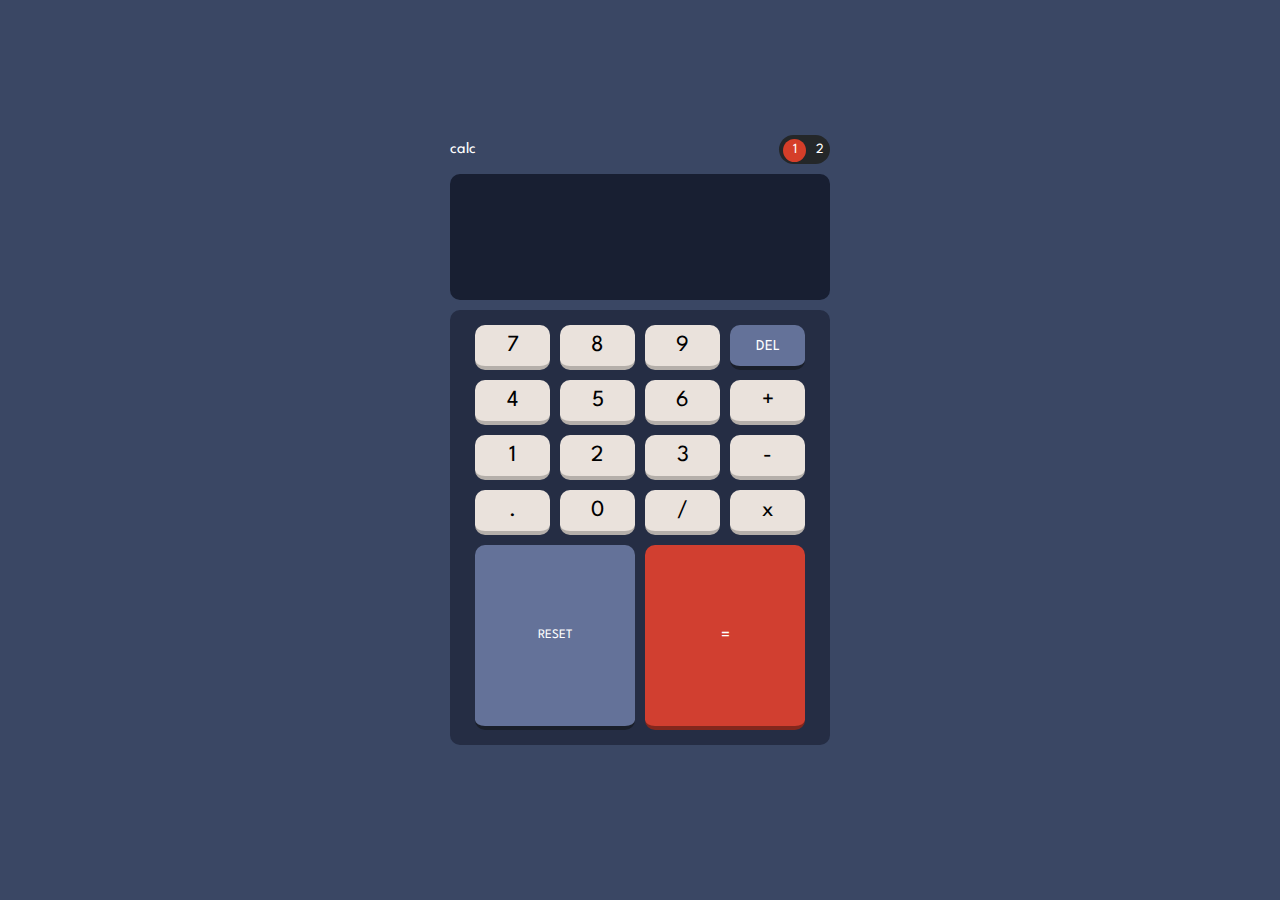
<file: docs/index.html>
<!doctype html><html lang="en"><head><meta charset="UTF-8"><meta name="viewport" content="width=device-width,initial-scale=1"><title>Frontend Mentor | Calculator app</title><script defer="defer" src="main.de8c893fb2f7e5a21cbc.js"></script><link href="main.3110bc88df99bceac28c.css" rel="stylesheet"></head><body class=""><div class="container"><div class="calculator-theme">calc<div class="switch-toggle switch-3 switch-candy"><input id="on" name="state-d" type="radio" checked="checked"/> <label for="on" onclick="">1</label> <input id="off" name="state-d" type="radio"/> <label for="off" onclick="">2</label></div></div><div class="screen"><span class="cifra"></span> <span class="operator"></span></div><div class="keys"><p class="number key">7</p><p class="number key">8</p><p class="number key">9</p><p class="key del">DEL</p><p class="number key">4</p><p class="number key">5</p><p class="number key">6</p><p class="key suma">+</p><p class="number key">1</p><p class="number key">2</p><p class="number key">3</p><p class="key resta">-</p><p class="key punto">.</p><p class="number key">0</p><p class="key divisor">/</p><p class="key multiplica">x</p><p class="key reset">RESET</p><p class="key total">=</p></div></div></body></html>
</file>
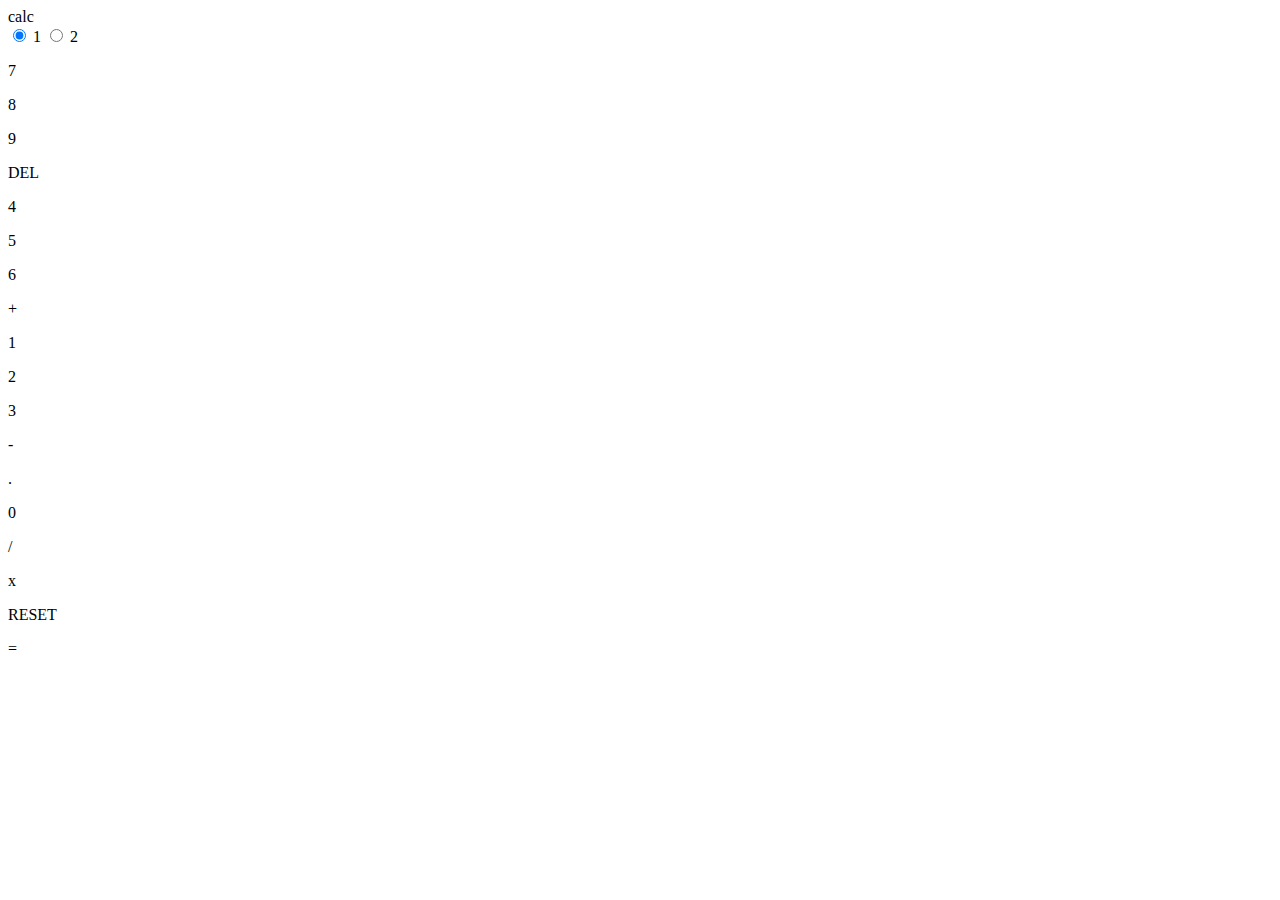
<file: src/index.html>
<!DOCTYPE html>
<html lang="en">
<head>
  <meta charset="UTF-8">
  <meta name="viewport" content="width=device-width, initial-scale=1.0"> <!-- displays site properly based on user's device -->
  
  <title>Frontend Mentor | Calculator app</title>
</head>
<body class="">

<div class="container">

  <!-- Selector theme -->
  <div class="calculator-theme ">calc
    
    <div class="switch-toggle switch-3 switch-candy">
      <input id="on" name="state-d" type="radio" checked/>
      <label for="on" onclick="">1</label>
    
      <!-- <input id="na" name="state-d" type="radio" />
      <label for="na" class="disabled" onclick=""></label> -->
    
      <input id="off" name="state-d" type="radio" />
      <label for="off" onclick="">2</label>
    
    </div>

  </div>
  <!-- fin selector theme -->

  <!-- Screen -->

  <div class="screen ">
    <span class="cifra"></span>
    <span class="operator"></span>
  </div>

<!-- Fin Screen -->

  <div class="keys ">
    <p class="number key">7</p>
    <p class="number key">8</p>
    <p class="number key">9</p>
    <p class="key del">DEL</p>
    <p class="number key">4</p>
    <p class="number key">5</p>
    <p class="number key">6</p>
    <p class="key suma">+</p>
    <p class="number key">1</p>
    <p class="number key">2</p>
    <p class="number key">3</p>
    <p class="key resta">-</p>
    <p class="key punto">.</p>
     <p class="number key">0</p>
     <p class="key divisor">/</p>
     <p class="key multiplica">x</p>
     <p class="key reset ">RESET</p>
     <p class="key total ">=</p>
  </div>
</div>
  
  <!-- <div class="attribution">
    Challenge by <a href="https://www.frontendmentor.io?ref=challenge" target="_blank">Frontend Mentor</a>. 
    Coded by <a href="#">Your Name Here</a>.
  </div> -->
</body>
</html>
</file>
<file: docs/main.3110bc88df99bceac28c.css>
@import url(https://fonts.googleapis.com/css2?family=Spartan:wght@700&display=swap);*{box-sizing:border-box;font-family:Spartan,sans-serif;margin:0;padding:0}body{align-items:center;background-color:#3a4764;display:flex;justify-content:center;min-height:100vh;min-width:100vw;text-align:center;transition:background-color .2s ease-in}.container{display:flex;flex-direction:column;height:70vh;max-width:40vw}.calculator-theme{align-items:center;color:#fff;display:flex;justify-content:space-between}.switch-toggle{background:#242729;border-radius:20px;float:right}.switch-toggle input{opacity:0;position:absolute}.switch-toggle input+label{color:#fff;cursor:pointer;float:left;font-size:14px;margin:3px;padding:4px;transform:translate(1px,1px)}.switch-toggle input:checked+label{background:#d53e29;border-radius:50px;height:23px;transition:background-color .5s;width:23px}.screen{align-items:center;background-color:#181f32;border-radius:10px;color:#fff;display:flex;font-size:30px;height:20%;justify-content:end;margin-top:10px;padding:10px;width:100%}.screen>.operator{padding:3px;transition:transform .2s}.top{transform:scale(.4) translateY(-45px)}.keys{gap:10px;background-color:#252d44;display:grid;grid-template-columns:repeat(4,75px);grid-template-rows:repeat(4,45px);height:69%;margin-top:10px;padding:15px 25px;width:100%}.keys,.keys>.key{border-radius:10px}.keys>.key{align-items:center;background-color:#eae2dc;border-bottom:4px outset rgba(153,149,147,.32);color:#000;cursor:pointer;display:flex;font-size:23px;justify-content:center;transition:transform .2s}.key:active{transform:scale(.9)}.del{font-size:15px!important}.del,.reset{background-color:#647299!important;border-bottom:4px outset rgba(61,73,104,.8274509803921568)!important;color:#fff!important}.reset{font-size:13px!important;grid-column:1/span 2}.total{background-color:#d13f30!important;border-bottom:4px outset rgba(209,64,48,.9333333333333333)!important;color:#fff!important;font-size:18px!important;grid-column:3/5}body.theme2{background-color:#e6e6e6!important}.keys.theme2,body.theme2{transition:background-color .2s ease-in}.keys.theme2{background-color:#d1cccc!important}.screen.theme2{background-color:#ededed!important}.calculator-theme.theme2,.screen.theme2{color:#000!important;transition:background-color .2s ease-in}.total.theme2{background-color:#ca5502!important}.reset.theme2,.total.theme2{transition:background-color .2s ease-in}.reset.theme2{background-color:#377f86!important}.theme3{background-color:#160628}
</file>
